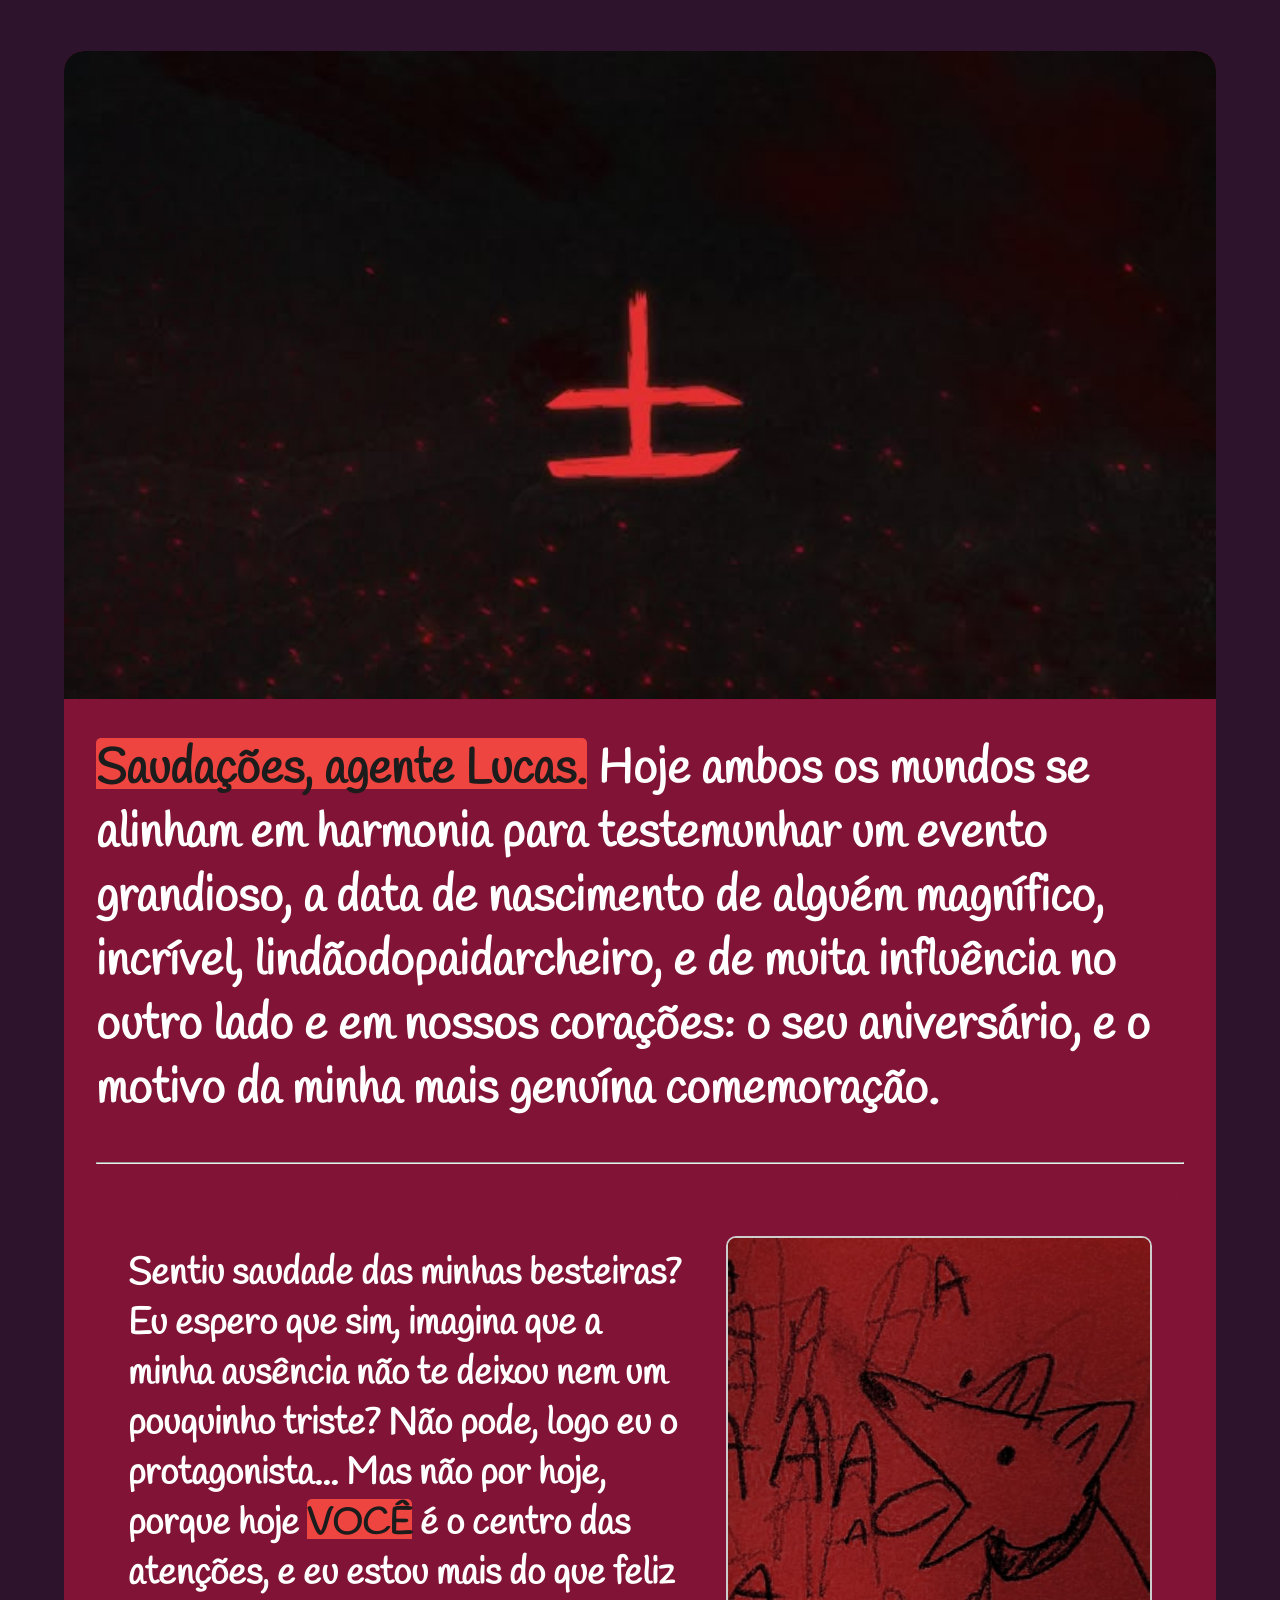
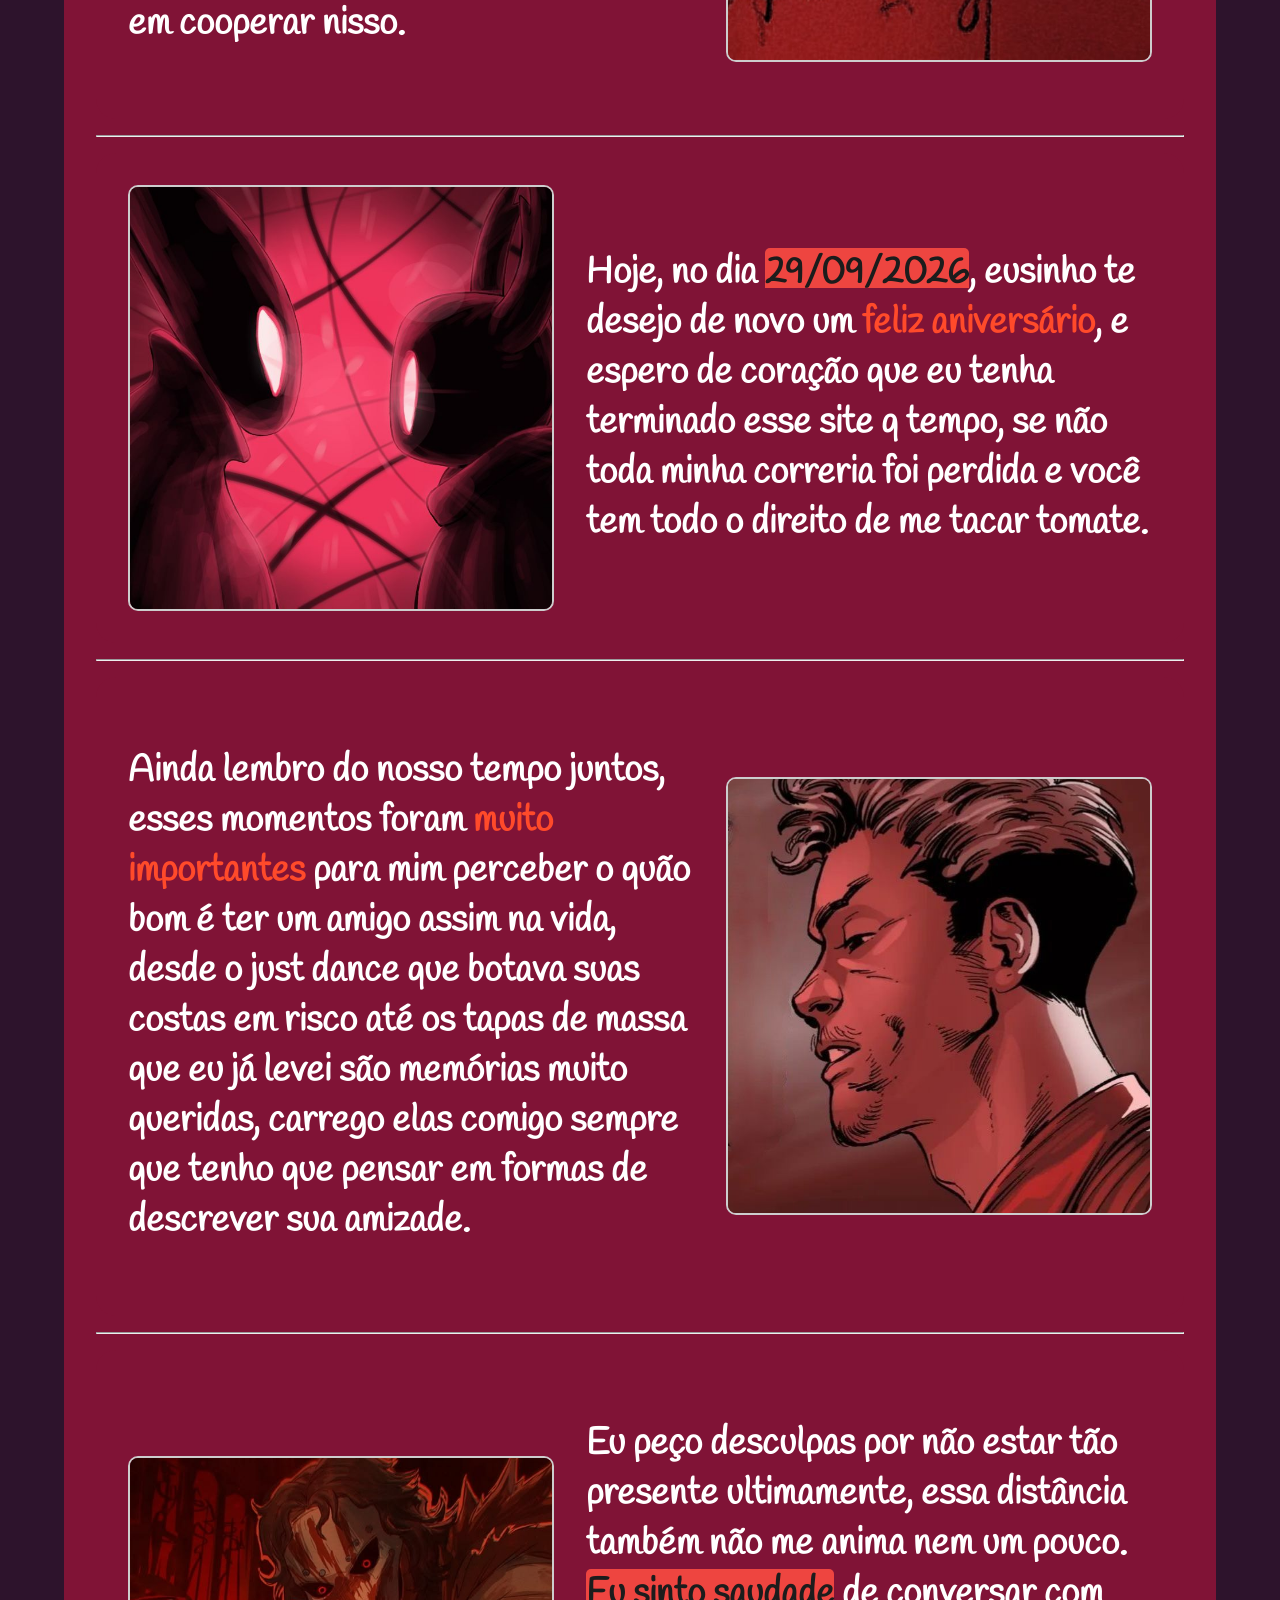
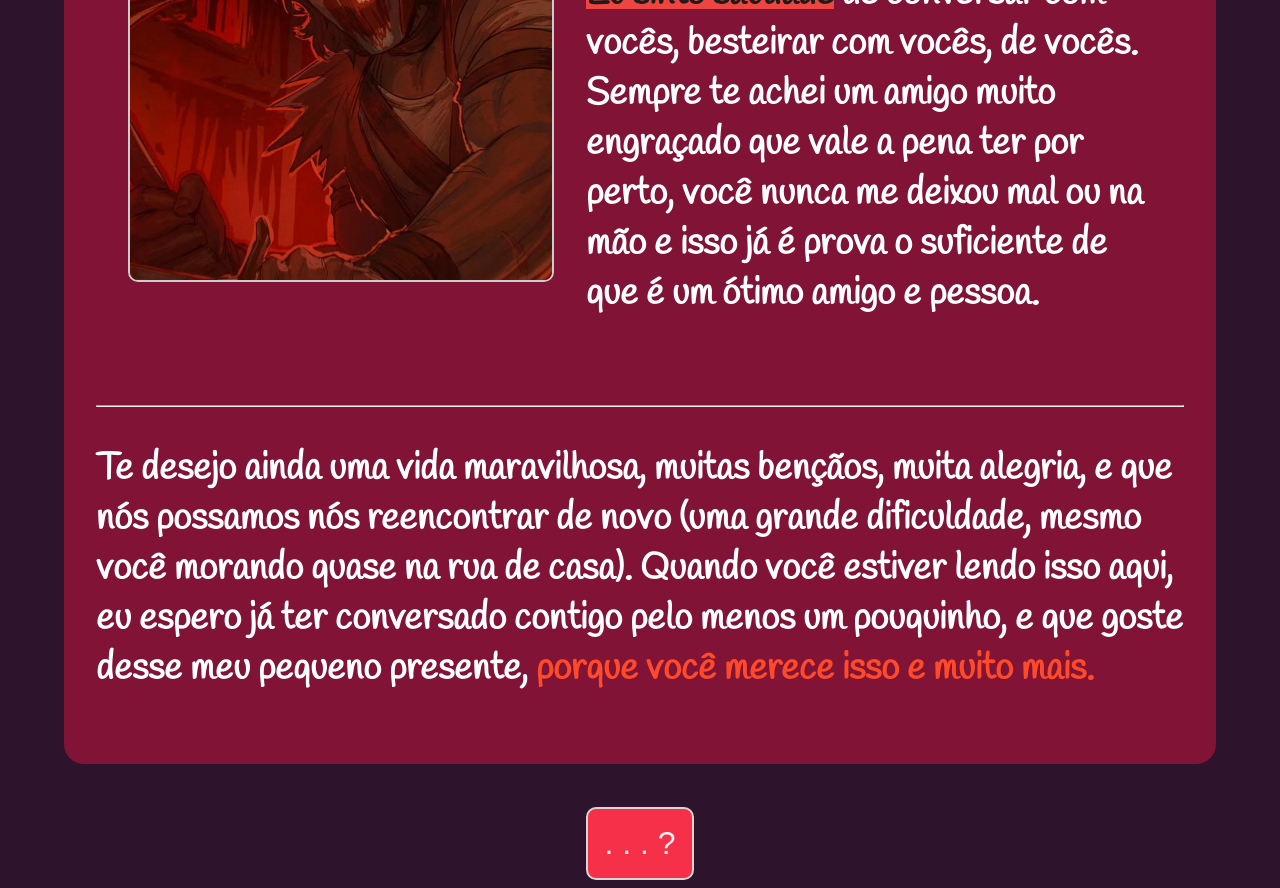
<file: index.html>
<!DOCTYPE html>
<html lang="pt">
<head>
    <meta charset="UTF-8">
    <title>Aniversário Lulu</title>
    
    <link rel="icon" type="image/x-icon" href="lib/ico.jpg">
    <link rel="stylesheet" href="style.css">
    
    <link rel="preconnect" href="https://fonts.googleapis.com">
<link rel="preconnect" href="https://fonts.gstatic.com" crossorigin>
<link href="https://fonts.googleapis.com/css2?family=Handlee&display=swap" rel="stylesheet">
</head>
<body>
    <br>
    <section>
        <img id="banner" src="lib/banner.jpg" alt="woahcoolbanner"> <hr>
        <h2><span id="marker">Saudações, agente Lucas.</span> Hoje ambos os mundos se alinham em harmonia para testemunhar um evento grandioso, a data de nascimento de alguém magnífico, incrível, lindãodopaidarcheiro, e de muita influência no outro lado e em nossos corações: o seu aniversário, e o motivo da minha mais genuína comemoração.</h2>
       <hr> <section id="header"><h3>Sentiu saudade das minhas besteiras? Eu espero que sim, imagina que a minha ausência não te deixou nem um pouquinho triste? Não pode, logo eu o protagonista... Mas não por hoje, porque hoje <span id="marker">VOCÊ</span> é o centro das atenções, e eu estou mais do que feliz em cooperar nisso.</h3>
        <img src="lib/image3.jpg" id="img" alt="i really love your hair!!">
        </section>
       <hr> <section id="header">
            <img src="lib/image4.jpg" alt="you're supar cool :P" id="img"><h3>Hoje, no dia <span id="marker">29/09/2026</span>, eusinho te desejo de novo um <span id="color">feliz aniversário</span>, e espero de coração que eu tenha terminado esse site q tempo, se não toda minha correria foi perdida e você tem todo o direito de me tacar tomate.</h3>
        </section>
       <hr> <section id="header">
            <h3>Ainda lembro do nosso tempo juntos, esses momentos foram <span id="color">muito importantes</span> para mim perceber o quão bom é ter um amigo assim na vida, desde o just dance que botava suas costas em risco até os tapas de massa que eu já levei são memórias muito queridas, carrego elas comigo sempre que tenho que pensar em formas de descrever sua amizade.</h3>
            <img src="lib/image2.jpg" id="img" alt="you're very stylish too.">
        </section>
      <hr>  <section id="header">
            <img src="lib/image5.jpg" id="img" alt="I miss you a lot </3">
            <h3>Eu peço desculpas por não estar tão presente ultimamente, essa distância também não me anima nem um pouco. <span id="marker">Eu sinto saudade</span> de conversar com vocês, besteirar com vocês, de vocês. Sempre te achei um amigo muito engraçado que vale a pena ter por perto, você nunca me deixou mal ou na mão e isso já é prova o suficiente de que é um ótimo amigo e pessoa.</h3>
        </section> <hr>
        <h3>Te desejo ainda uma vida maravilhosa, muitas bençãos, muita alegria, e que nós possamos nós reencontrar de novo (uma grande dificuldade, mesmo você morando quase na rua de casa). Quando você estiver lendo isso aqui, eu espero já ter conversado contigo pelo menos um pouquinho, e que goste desse meu pequeno presente, <span id="color">porque você merece isso e muito mais.</span></h3>
    </section>
    <br>
    <button onclick="showdialog()" id="btnshow">. . . ?</button>
    
        <dialog id="mydialog">
            <h3>Você tem algo a dizer?</h3>
            <label for="inputpass">senha </label>
            <input type="input" id="inputpass" placeholder=". . .">
           <p> <button onclick="check()">enviar</button>
            <button onclick="closedialog()">agora não...</button></p>
        </dialog>
        
    <script src="script.js"></script>
</body>
</html>
</file>
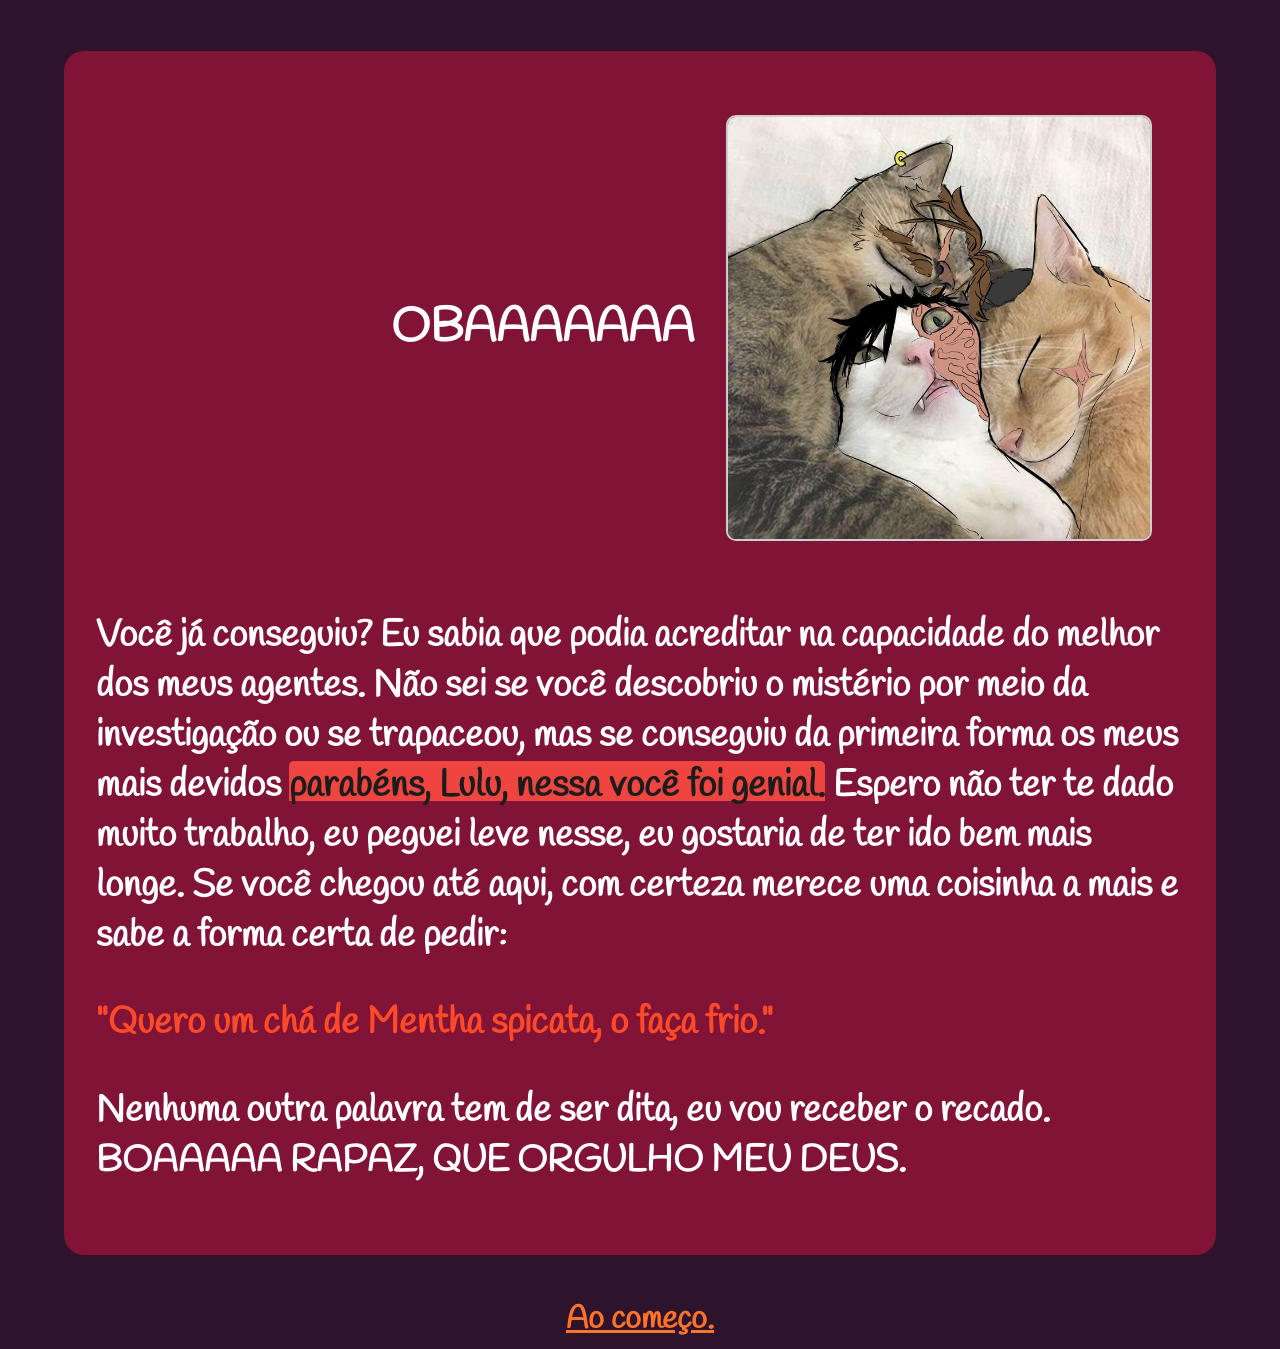
<file: secret001.html>
<!DOCTYPE html>
<html lang="pt">
<head>
    <meta charset="UTF-8">
    <title>whaaat</title>
    <link rel="stylesheet" href="style.css">
</head>
<body>
    <br>
    <section>
        <section id="header">
        <h2>OBAAAAAAA</h2>
        <img src="lib/image1.jpg" id="img"></section>
        <h3>Você já conseguiu? Eu sabia que podia acreditar na capacidade do melhor dos meus agentes. Não sei se você descobriu o mistério por meio da investigação ou se trapaceou, mas se conseguiu da primeira forma os meus mais devidos <span id="marker">parabéns, Lulu, nessa você foi genial.</span>
Espero não ter te dado muito trabalho, eu peguei leve nesse, eu gostaria de ter ido bem mais longe.
Se você chegou até aqui, com certeza merece uma coisinha a mais e sabe a forma certa de pedir:<p><span id="color">
"Quero um chá de Mentha spicata, o faça frio."</span></p>
Nenhuma outra palavra tem de ser dita, eu vou receber o recado.
BOAAAAA RAPAZ, QUE ORGULHO MEU DEUS.</h3>
    </section>
    <br>
    <a href="index.html">Ao começo.</button>
</body>
</html>
</file>
<file: style.css>
@import url('https://fonts.googleapis.com/css2?family=Caveat:wght@400..700&family=Handlee&display=swap');

section {
    background-color: #801336;
    width: 90vw;
    margin: auto;
    box-sizing: border-box;
    border-radius: 20px;
    padding: 2rem;    
    align-items: center;
}

#banner {
    width: 90vw;
    border-radius: 20px 20px 0 0;
    margin: -2rem;
}

#header {
    display: flex;
    gap: 2rem;
    width: 85vw;
    justify-content: flex-end;
}

body {
    color: white;
    font-size: 2rem;
    background-color: #2D132C;
    
    display: flex;
    flex-direction: column;
  justify-content: center;
  align-items: center;  
  user-select: none;
  font-family: "Handlee", cursive;
}

#btnshow, button {
    background-color: #F63049;
    color: #f2f2f2;
    border-radius: 10px;
    font-size: 2rem;
    border: 2px solid #d6d6d6;
    padding: 1rem;
}

button:hover {
    box-shadow: 2.4px 4.8px 4.8px hsl(0deg 0% 0% / 0.43);
}

dialog {
    border-radius: 10px;
    background-color: #C72C41;
    border: none;
    color: white;
}

#inputpass {
    border-radius: 10px;
    color: #ff1515;
    font-size: 2rem;
}

#img {
    border-radius: 5px;
    max-width: 33vw;
    height: auto;
    border-radius: 10px;
    border: 2px solid #cdcdcd;
}

a {
    color: #ff742a;
    font-weight: bold;
}

a:visited {
    color: #ff4055;
}

#color {
    color: #ff4a2a;
}

#marker {
    background-image: linear-gradient(to right, #EE4540 100%, #EE4540 100%);
            background-repeat: no-repeat;
    animation: markup 2.5s ease-out forwards;
    background-position: left-bottom;
    animation-delay: 2s;
    background-size: 0% 100%;
    border-radius: 5px;
}

@keyframes markup {
from { background-size: 0% 100%; }
to {
      background-size: 100% 80%;
      color: #1c1c1c;     
    }
}
</file>
